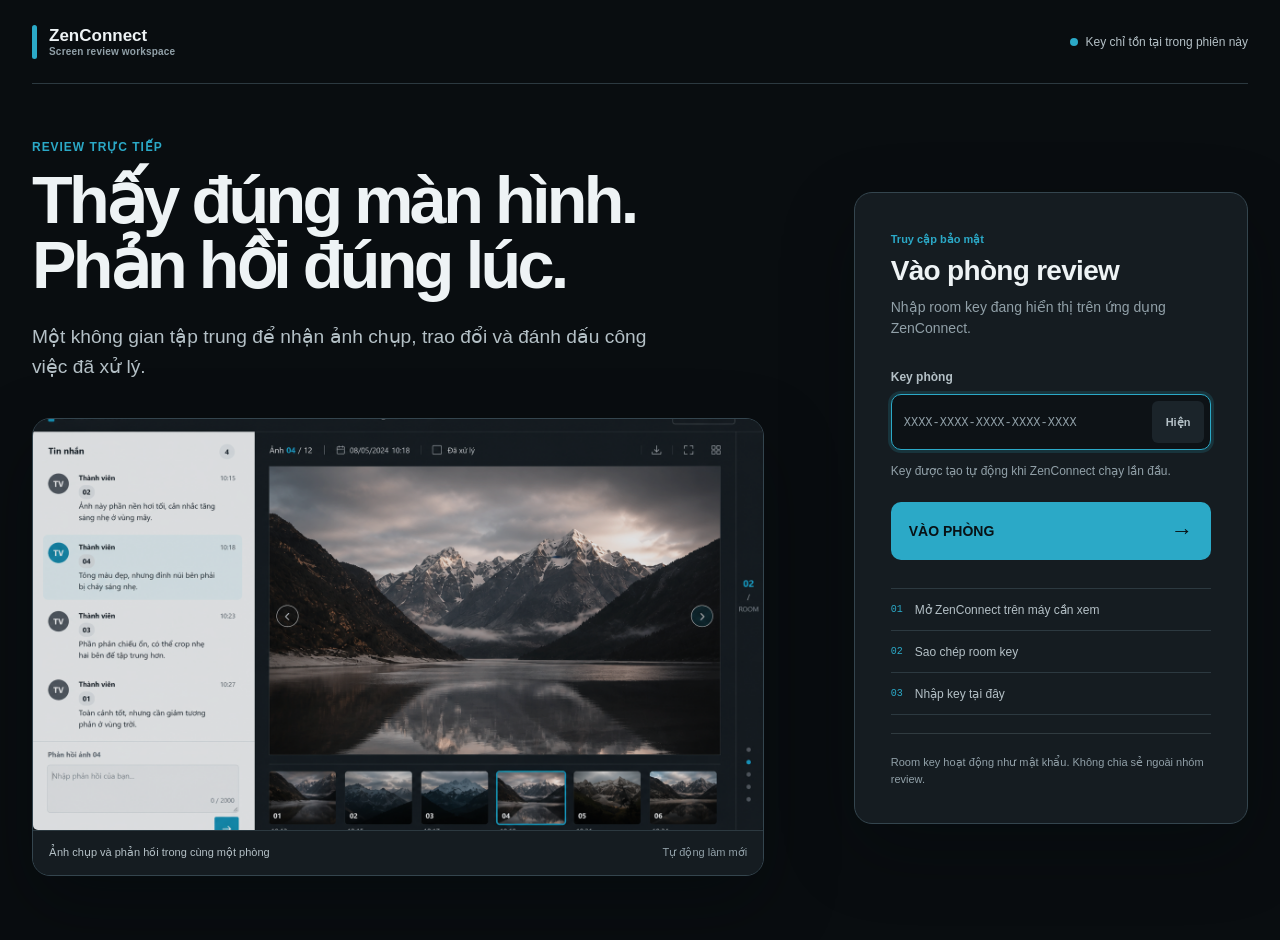
<file: src/ZenConnect/wwwroot/index.html>
<!doctype html>
<html lang="vi">
<head>
  <meta charset="utf-8">
  <meta name="viewport" content="width=device-width, initial-scale=1">
  <title>ZenConnect</title>
  <link rel="stylesheet" href="styles.css?v=8">
</head>
<body>
  <section id="entry-screen" class="entry-screen">
    <header class="entry-header">
      <div class="brand brand-light">
        <span class="brand-mark" aria-hidden="true"></span>
        <span class="brand-copy">
          <strong>ZenConnect</strong>
          <small>Screen review workspace</small>
        </span>
      </div>
      <div class="secure-state">
        <span class="secure-dot"></span>
        Key chỉ tồn tại trong phiên này
      </div>
    </header>

    <main class="entry-layout">
      <div class="entry-intro">
        <p class="entry-kicker">Review trực tiếp</p>
        <h1>Thấy đúng màn hình.<br>Phản hồi đúng lúc.</h1>
        <p class="entry-lead">Một không gian tập trung để nhận ảnh chụp, trao đổi và đánh dấu công việc đã xử lý.</p>
        <figure class="room-preview" aria-label="Xem trước giao diện phòng review">
          <div class="preview-frame">
            <img src="assets/room-preview.png" alt="Giao diện phòng ZenConnect với ảnh chụp và phản hồi">
          </div>
          <figcaption class="preview-caption">
            <span>Ảnh chụp và phản hồi trong cùng một phòng</span>
            <span>Tự động làm mới</span>
          </figcaption>
        </figure>
      </div>

      <div class="entry-console">
        <div class="console-heading">
          <span class="console-index">Truy cập bảo mật</span>
          <h2>Vào phòng review</h2>
          <p>Nhập room key đang hiển thị trên ứng dụng ZenConnect.</p>
        </div>

        <form id="connection-form" class="entry-form">
          <div class="key-control">
            <label for="access-key">Key phòng</label>
            <div class="password-field">
              <input id="access-key" type="password" inputmode="text" autocomplete="off" spellcheck="false" maxlength="24" placeholder="XXXX-XXXX-XXXX-XXXX-XXXX" aria-describedby="entry-status" required>
              <button id="toggle-key" type="button" aria-controls="access-key" aria-pressed="false" aria-label="Hiện key phòng" title="Hiện key phòng">Hiện</button>
            </div>
          </div>

          <p id="entry-status" class="entry-status" aria-live="polite">Key được tạo tự động khi ZenConnect chạy lần đầu.</p>
          <button id="connect-button" class="enter-button" type="submit">
            <span>Vào phòng</span>
            <span aria-hidden="true">&#8594;</span>
          </button>
        </form>

        <div class="entry-notes" aria-label="Hướng dẫn kết nối">
          <span>Mở ZenConnect trên máy cần xem</span>
          <span>Sao chép room key</span>
          <span>Nhập key tại đây</span>
        </div>
        <p class="privacy-note">Room key hoạt động như mật khẩu. Không chia sẻ ngoài nhóm review.</p>
      </div>
    </main>
  </section>

  <section id="room-screen" class="room-screen" hidden>
    <header class="room-header">
      <div class="brand brand-light">
        <span class="brand-mark" aria-hidden="true"></span>
        <span class="brand-copy">
          <strong>ZenConnect</strong>
          <small>Review workspace</small>
        </span>
      </div>

      <div class="room-identity">
        <strong id="room-session">PHÒNG</strong>
        <span class="room-connection">
          <span id="status-dot" class="status-dot connected"></span>
          <span id="status">Đã kết nối</span>
        </span>
      </div>

      <div class="room-actions">
        <button id="refresh-button" class="refresh-button" type="button">Làm mới</button>
        <button id="leave-button" class="leave-button" type="button">Rời phòng</button>
      </div>
    </header>

    <main class="workspace">
      <aside class="chat-panel">
        <div class="panel-heading">
          <div>
            <h2>Tin nhắn</h2>
            <p id="chat-context">Chưa chọn ảnh</p>
          </div>
          <span id="message-count" class="message-count">0</span>
        </div>

        <div id="chat-empty" class="empty-state">Chưa có tin nhắn trong phiên này.</div>
        <div id="message-list" class="message-list" aria-live="polite" aria-busy="false"></div>

        <form id="message-form" class="composer">
          <div class="composer-top">
            <div class="composer-mode-wrap">
              <label for="message-mode" class="sr-only">Kiểu gửi</label>
              <select id="message-mode" class="composer-mode-select">
                <option value="text">Phản hồi ảnh</option>
                <option value="choice">Đáp án nhiều câu</option>
              </select>
            </div>
            <div class="composer-meta">
              <label id="composer-title" for="message" class="sr-only">Phản hồi</label>
              <span id="character-count" class="character-count">0 / 2000</span>
            </div>
          </div>

          <textarea id="message" maxlength="2000" rows="3" placeholder="Nhập phản hồi..." required disabled></textarea>

          <div class="composer-footer">
            <span id="message-status" role="status" aria-live="polite"></span>
            <button id="send-button" type="submit" aria-label="Gửi tin nhắn" title="Gửi tin nhắn" disabled>
              <span>Gửi</span>
              <svg class="send-arrow" viewBox="0 0 24 24" width="14" height="14" fill="currentColor" aria-hidden="true">
                <path d="M2.01 21L23 12 2.01 3 2 10l15 2-15 2z"/>
              </svg>
            </button>
          </div>
        </form>
      </aside>

      <section class="viewer-panel">
        <div class="viewer-toolbar">
          <div class="image-meta">
            <strong id="sequence">Chưa có ảnh</strong>
            <time id="created-at"></time>
          </div>
          <div class="viewer-actions">
            <div class="collection-actions">
              <button id="export-button" type="button" title="Tải tất cả ảnh trong phòng thành một thư mục trong file ZIP" disabled>Xuất đề · ZIP</button>
              <button id="delete-all-button" class="danger-action" type="button" disabled>Xóa toàn bộ ảnh</button>
            </div>
            <div class="selection-actions">
            <label class="handled-control">
              <input id="handled" type="checkbox" disabled>
              <span>Đã xử lý</span>
            </label>
            <button id="delete-button" class="delete-button" type="button" aria-label="Xóa ảnh đang xem" title="Xóa ảnh đang xem" disabled>
              <svg viewBox="0 0 24 24" aria-hidden="true">
                <path d="M4 7h16M9 7V4h6v3m3 0-1 13H7L6 7m4 4v5m4-5v5" />
              </svg>
              <span id="delete-label">Xóa ảnh</span>
            </button>
            </div>
          </div>
        </div>

        <div id="image-stage" class="image-stage" aria-busy="false">
          <div id="review-empty" class="viewer-empty">
            <strong>Chưa có ảnh</strong>
            <span>Ảnh mới từ máy ZenConnect sẽ xuất hiện tại đây.</span>
          </div>
          <img id="selected-image" alt="Ảnh chụp màn hình đang được xem" hidden>
          <button id="previous-button" class="nav-button previous" type="button" aria-label="Ảnh trước" title="Ảnh trước" disabled>
            <span aria-hidden="true">&#8249;</span>
          </button>
          <button id="next-button" class="nav-button next" type="button" aria-label="Ảnh tiếp theo" title="Ảnh tiếp theo" disabled>
            <span aria-hidden="true">&#8250;</span>
          </button>
        </div>

        <div class="filmstrip-panel">
          <div class="filmstrip-heading">
            <div class="filmstrip-summary"><span>Ảnh trong phòng</span><strong id="image-count">0 / 0</strong></div>
          </div>
          <div id="thumbnail-list" class="thumbnail-list"></div>
        </div>
      </section>
    </main>


  </section>

  <script src="app.js?v=8"></script>
</body>
</html>
</file>
<file: src/ZenConnect/wwwroot/styles.css>
:root {
  color-scheme: light;
  font-family: Inter, "Segoe UI", Arial, sans-serif;
  color: #182227;
  background: #171d20;
  letter-spacing: 0;
  --ink: #171d20;
  --ink-deep: #111619;
  --ink-soft: #222b30;
  --paper: #f4f7f7;
  --white: #ffffff;
  --muted: #738087;
  --line: #d5dde0;
  --dark-line: #344047;
  --cyan: #16a6c8;
  --cyan-dark: #0d7f9b;
  --cyan-soft: #dff4f7;
  --green: #2ab56b;
  --red: #d65d52;
}

* { box-sizing: border-box; }

html, body { min-height: 100%; }

body {
  margin: 0;
  min-width: 720px;
  background: var(--ink);
}

body.room-active { height: 100%; overflow: hidden; }

[hidden] { display: none !important; }

button, input, textarea { font: inherit; }

button {
  border: 0;
  border-radius: 4px;
  cursor: pointer;
}

button:focus-visible,
input:focus-visible,
textarea:focus-visible {
  outline: 2px solid var(--cyan);
  outline-offset: 2px;
}

button:disabled { cursor: default; opacity: .42; }

.brand {
  display: flex;
  align-items: center;
  gap: 11px;
  font-size: 18px;
  font-weight: 750;
}

.brand-light { color: var(--paper); }

.brand-mark {
  width: 11px;
  height: 27px;
  flex: 0 0 auto;
  border-radius: 2px;
  background: var(--cyan);
}

.entry-screen {
  position: relative;
  min-height: 100vh;
  overflow: hidden;
  color: var(--paper);
  background-color: var(--ink-deep);
  background-image:
    linear-gradient(rgba(255, 255, 255, .025) 1px, transparent 1px),
    linear-gradient(90deg, rgba(255, 255, 255, .025) 1px, transparent 1px);
  background-size: 26px 26px;
}

.entry-header,
.room-header {
  height: 66px;
  padding: 0 30px;
  display: flex;
  align-items: center;
  justify-content: space-between;
  border-bottom: 1px solid rgba(255, 255, 255, .12);
}

.secure-state {
  display: flex;
  align-items: center;
  gap: 8px;
  color: #aeb9be;
  font-size: 12px;
}

.secure-dot,
.status-dot {
  width: 8px;
  height: 8px;
  flex: 0 0 auto;
  border-radius: 50%;
  background: var(--green);
}

.entry-layout {
  min-height: calc(100vh - 66px);
  padding: 54px clamp(32px, 5vw, 82px);
  display: grid;
  grid-template-columns: minmax(360px, .82fr) minmax(500px, 1.18fr);
  align-items: center;
  gap: clamp(40px, 6vw, 96px);
}

.entry-console {
  width: min(100%, 520px);
  justify-self: end;
}

.screen-index {
  margin: 0 0 23px;
  color: var(--cyan);
  font-size: 11px;
  font-weight: 800;
  letter-spacing: 1.4px;
}

.entry-console h1 {
  margin: 0;
  color: #fff;
  font-size: clamp(34px, 3.4vw, 50px);
  font-weight: 650;
  line-height: 1.08;
}

.entry-lead {
  margin: 14px 0 38px;
  color: #9eabb1;
  font-size: 16px;
}

.entry-form { display: grid; gap: 20px; }

.entry-form label {
  display: grid;
  gap: 8px;
}

.entry-form label > span:first-child {
  color: #b6c0c5;
  font-size: 11px;
  font-weight: 750;
  text-transform: uppercase;
}

.entry-form input {
  width: 100%;
  height: 54px;
  padding: 0 15px;
  border: 1px solid #536168;
  border-radius: 4px;
  background: rgba(13, 18, 20, .72);
  color: #fff;
}

.entry-form input::placeholder { color: #6f7c82; }
.entry-form input:focus { border-color: var(--cyan); }

.password-field {
  display: grid;
  grid-template-columns: minmax(0, 1fr) auto;
  align-items: center;
  min-width: 0;
}

.password-field input {
  min-width: 0;
}

.password-field button {
  border: 1px solid #536168;
  border-left: 0;
  border-radius: 0 4px 4px 0;
  background: rgba(13, 18, 20, .72);
  color: var(--cyan);
  font-size: 11px;
  font-weight: 750;
}

.password-field button:hover { background: #1f292e; }

.entry-status {
  min-height: 20px;
  margin: -2px 0 0;
  color: #8e9da4;
  font-size: 12px;
}

.entry-status.error { color: #ee8b82; }

.enter-button {
  height: 58px;
  padding: 0 18px 0 20px;
  display: flex;
  align-items: center;
  justify-content: space-between;
  background: var(--cyan);
  color: #fff;
  font-size: 14px;
  font-weight: 800;
  text-transform: uppercase;
}

.enter-button:hover { background: var(--cyan-dark); }
.enter-button span:last-child { font-size: 22px; }

.privacy-note {
  margin: 25px 0 0;
  padding-top: 20px;
  border-top: 1px solid #303b40;
  color: #77858c;
  font-size: 11px;
}

.room-preview {
  width: min(100%, 800px);
  justify-self: start;
}

.preview-frame {
  aspect-ratio: 16 / 9;
  overflow: hidden;
  border: 1px solid #4b585e;
  border-radius: 5px;
  background: #0c1113;
  box-shadow: 0 26px 54px rgba(0, 0, 0, .34);
}

.preview-frame img {
  width: 100%;
  height: 100%;
  display: block;
  object-fit: cover;
}

.preview-caption {
  margin-top: 12px;
  display: flex;
  justify-content: space-between;
  color: #708087;
  font-size: 11px;
}



.room-screen {
  position: relative;
  height: 100vh;
  overflow: hidden;
  background: var(--ink);
}

.room-header {
  height: 58px;
  display: grid;
  grid-template-columns: 1fr auto 1fr;
  background: var(--ink-deep);
}

.room-identity {
  display: flex;
  align-items: center;
  gap: 16px;
  color: #fff;
}

.room-identity strong { font-size: 13px; }

.room-connection {
  display: flex;
  align-items: center;
  gap: 7px;
  color: var(--green);
  font-size: 12px;
}

.status-dot.error { background: var(--red); }

.leave-button {
  justify-self: end;
  padding: 9px 14px;
  border: 1px solid #4b585e;
  background: transparent;
  color: #dbe2e5;
  font-size: 11px;
  font-weight: 750;
  text-transform: uppercase;
}

.leave-button:hover { border-color: #8d9ba2; background: #20292d; }

.workspace {
  height: calc(100vh - 58px);
  display: grid;
  grid-template-columns: minmax(310px, 380px) minmax(0, 1fr);
}

.chat-panel {
  min-width: 0;
  min-height: 0;
  display: grid;
  grid-template-rows: 66px minmax(0, 1fr) auto;
  background: var(--paper);
  border-right: 1px solid var(--line);
}

.panel-heading {
  padding: 13px 20px;
  display: flex;
  justify-content: space-between;
  align-items: center;
  border-bottom: 1px solid var(--line);
}

h2, p { margin: 0; }
h2 { font-size: 16px; font-weight: 750; }

.panel-heading p {
  margin-top: 3px;
  color: var(--muted);
  font-size: 11px;
}

.message-count {
  min-width: 27px;
  height: 27px;
  padding: 0 7px;
  display: grid;
  place-items: center;
  border-radius: 14px;
  background: #e4eaec;
  color: #536168;
  font-size: 11px;
  font-weight: 800;
}

.message-list {
  grid-row: 2;
  min-height: 0;
  padding: 15px 20px 24px;
  overflow: auto;
}

.empty-state {
  grid-row: 2;
  z-index: 1;
  align-self: center;
  padding: 24px;
  color: #849198;
  text-align: center;
  font-size: 12px;
}

.message-item {
  display: grid;
  grid-template-columns: 38px minmax(0, 1fr);
  gap: 10px;
  margin-bottom: 13px;
  padding: 10px;
  border-radius: 5px;
  cursor: pointer;
}

.message-item:hover { background: #eaf0f2; }
.message-item.active { background: var(--cyan-soft); }

.message-badge {
  width: 38px;
  height: 38px;
  display: grid;
  place-items: center;
  border-radius: 50%;
  background: #5d6870;
  color: #fff;
  font-size: 11px;
  font-weight: 800;
}

.message-item.active .message-badge { background: var(--cyan); }
.message-copy { min-width: 0; }

.message-meta {
  margin-bottom: 5px;
  display: flex;
  justify-content: space-between;
  gap: 10px;
  color: var(--muted);
  font-size: 10px;
}

.message-author { color: #364248; font-weight: 750; }

.message-bubble {
  color: #263238;
  font-size: 12px;
  line-height: 1.5;
  overflow-wrap: anywhere;
  white-space: pre-wrap;
}




.viewer-panel {
  min-width: 0;
  min-height: 0;
  display: grid;
  grid-template-rows: 56px minmax(0, 1fr) 132px;
  background: var(--ink-soft);
}

.viewer-toolbar {
  padding: 0 20px;
  display: flex;
  align-items: center;
  justify-content: space-between;
  gap: 16px;
  color: #dfe5e7;
  background: var(--ink-deep);
  border-bottom: 1px solid var(--dark-line);
}

.image-meta {
  min-width: 0;
  display: flex;
  align-items: baseline;
  gap: 15px;
}

.image-meta strong { font-size: 13px; }
.image-meta time { color: #88979e; font-size: 11px; }

.handled-control {
  display: flex;
  align-items: center;
  gap: 8px;
  font-size: 11px;
  font-weight: 650;
}

.handled-control input { width: 17px; height: 17px; accent-color: var(--cyan); }

.image-stage {
  position: relative;
  min-width: 0;
  min-height: 0;
  padding: 22px 58px;
  display: grid;
  place-items: center;
  overflow: hidden;
  background: var(--ink);
}

.image-stage img {
  max-width: 100%;
  max-height: 100%;
  object-fit: contain;
  background: #fff;
  box-shadow: 0 14px 34px rgba(0, 0, 0, .28);
}

.viewer-empty { color: #9cabb1; font-size: 12px; }

.nav-button {
  position: absolute;
  z-index: 2;
  top: 50%;
  width: 42px;
  height: 42px;
  display: grid;
  place-items: center;
  transform: translateY(-50%);
  border: 1px solid rgba(255, 255, 255, .65);
  border-radius: 50%;
  background: rgba(17, 22, 25, .78);
  color: #fff;
  font-size: 34px;
  line-height: 1;
}

.nav-button:hover { background: var(--cyan-dark); }
.nav-button.previous { left: 14px; }
.nav-button.next { right: 14px; }

.filmstrip-panel {
  min-width: 0;
  padding: 9px 14px 12px;
  background: #20292d;
  border-top: 1px solid var(--dark-line);
}

.filmstrip-heading {
  height: 22px;
  display: flex;
  justify-content: space-between;
  color: #a5b1b7;
  font-size: 10px;
}

.filmstrip-heading strong { color: #fff; }

.thumbnail-list {
  height: 86px;
  display: flex;
  gap: 10px;
  overflow-x: auto;
  overflow-y: hidden;
  scrollbar-width: thin;
  scrollbar-color: #59666c transparent;
}

.thumbnail-button {
  position: relative;
  flex: 0 0 128px;
  height: 80px;
  padding: 0;
  overflow: hidden;
  border: 2px solid transparent;
  background: #151b1e;
}

.thumbnail-button:hover { border-color: #8ba0a9; }
.thumbnail-button.active { border-color: var(--cyan); }

.thumbnail-button img {
  width: 100%;
  height: 100%;
  object-fit: cover;
  opacity: .82;
}

.thumbnail-button.active img { opacity: 1; }

.thumbnail-label {
  position: absolute;
  right: 0;
  bottom: 0;
  left: 0;
  padding: 4px 6px;
  display: flex;
  justify-content: space-between;
  background: rgba(11, 15, 17, .84);
  color: #fff;
  font-size: 9px;
}

.thumbnail-button.active .thumbnail-label { background: rgba(13, 127, 155, .94); }

@media (max-width: 1050px) {
  .entry-layout {
    grid-template-columns: minmax(320px, .9fr) minmax(420px, 1.1fr);
    gap: 36px;
    padding-right: 36px;
    padding-left: 36px;
  }

  .workspace { grid-template-columns: minmax(290px, 340px) minmax(0, 1fr); }
}

@media (max-width: 780px) {
  body { min-width: 0; overflow: auto; }
  body.room-active { height: auto; overflow: auto; }
  .entry-screen, .room-screen { padding-right: 0; }
  .entry-rail, .room-rail { display: none; }
  .entry-header, .room-header { padding-right: 16px; padding-left: 16px; }
  .entry-layout { grid-template-columns: 1fr; padding: 44px 20px; }
  .entry-console { justify-self: center; }
  .room-preview { justify-self: center; }
  .preview-caption { display: none; }
  .room-screen { height: auto; overflow: visible; }
  .room-header { grid-template-columns: 1fr auto; }
  .room-identity { grid-row: 2; grid-column: 1 / -1; justify-content: center; }
  .room-header { height: 92px; padding-top: 10px; padding-bottom: 10px; }
  .workspace { height: auto; grid-template-columns: 1fr; }
  .viewer-panel { min-height: 68vh; grid-row: 1; }
  .chat-panel { min-height: 62vh; grid-row: 2; }
}

/* ZenConnect control-room redesign. Native CSS, no external design-system runtime. */
:root {
  color-scheme: dark;
  font-family: "Segoe UI Variable", "Segoe UI", Arial, sans-serif;
  color: #eef3f5;
  background: #0d1216;
  --ink: #0d1216;
  --ink-deep: #090d10;
  --ink-soft: #151c21;
  --surface: #151c21;
  --surface-raised: #1b242a;
  --surface-hover: #222e35;
  --paper: #eef3f5;
  --white: #f7fafb;
  --muted: #91a0a8;
  --muted-strong: #b4c0c6;
  --line: #2c3940;
  --dark-line: #34454e;
  --cyan: #2ba9c7;
  --cyan-dark: #238aa3;
  --cyan-soft: #18333b;
  --green: #48b985;
  --red: #ec7063;
  --radius-panel: 18px;
  --radius-control: 10px;
}

html,
body {
  min-height: 100%;
  background: var(--ink);
  overflow-x: hidden;
}

body {
  min-width: 0;
  color: var(--paper);
  text-rendering: optimizeLegibility;
}

body.room-active {
  height: 100%;
  overflow: hidden;
}

button,
input,
textarea {
  border-radius: var(--radius-control);
}

button {
  color: var(--paper);
  transition: transform 160ms ease, background-color 160ms ease, border-color 160ms ease, opacity 160ms ease;
}

button:not(:disabled):active {
  transform: translateY(1px);
}

button:focus-visible,
input:focus-visible,
textarea:focus-visible,
[tabindex]:focus-visible {
  outline: 2px solid var(--cyan);
  outline-offset: 3px;
}

.brand {
  gap: 12px;
  font-size: 17px;
}

.brand-mark {
  width: 5px;
  height: 34px;
  border-radius: 3px;
  background: var(--cyan);
}

.brand-copy {
  display: grid;
  gap: 1px;
}

.brand-copy strong {
  color: var(--paper);
  font-size: 17px;
  line-height: 1.15;
}

.brand-copy small {
  color: var(--muted);
  font-size: 10px;
  font-weight: 600;
  letter-spacing: .02em;
}

.entry-screen {
  min-height: 100dvh;
  overflow: auto;
  color: var(--paper);
  background: var(--ink-deep);
}

.entry-header {
  width: min(1400px, calc(100% - 64px));
  height: 84px;
  margin: 0 auto;
  padding: 0;
  display: flex;
  align-items: center;
  justify-content: space-between;
  border-bottom: 1px solid var(--line);
}

.secure-state,
.room-connection {
  color: var(--muted-strong);
  font-size: 12px;
}

.secure-dot,
.status-dot {
  width: 8px;
  height: 8px;
  background: var(--cyan);
  box-shadow: none;
}

.entry-layout {
  width: min(1400px, calc(100% - 64px));
  min-height: calc(100dvh - 84px);
  margin: 0 auto;
  padding: 56px 0 64px;
  display: grid;
  grid-template-columns: minmax(0, 1.3fr) minmax(360px, .7fr);
  align-items: center;
  gap: clamp(48px, 7vw, 112px);
}

.entry-intro {
  min-width: 0;
}

.entry-kicker {
  margin: 0 0 14px;
  color: var(--cyan);
  font-size: 12px;
  font-weight: 750;
  letter-spacing: .08em;
  text-transform: uppercase;
}

.entry-intro h1 {
  max-width: 760px;
  margin: 0;
  color: var(--paper);
  font-size: clamp(42px, 5.2vw, 76px);
  font-weight: 720;
  letter-spacing: -.055em;
  line-height: .98;
}

.entry-intro .entry-lead {
  max-width: 620px;
  margin: 24px 0 0;
  color: var(--muted-strong);
  font-size: clamp(16px, 1.5vw, 20px);
  line-height: 1.55;
}

.room-preview {
  width: min(820px, 100%);
  margin: 36px 0 0;
  padding: 0;
  justify-self: start;
  overflow: hidden;
  border: 1px solid var(--dark-line);
  border-radius: var(--radius-panel);
  background: var(--surface);
  box-shadow: 0 28px 70px rgba(3, 9, 12, .35);
}

.preview-frame {
  padding: 0;
  border: 0;
  background: var(--surface);
}

.preview-frame img {
  display: block;
  width: 100%;
  aspect-ratio: 16 / 9;
  object-fit: cover;
  object-position: center;
  opacity: .88;
}

.preview-caption {
  min-height: 45px;
  margin-top: 0;
  padding: 0 16px;
  display: flex;
  align-items: center;
  justify-content: space-between;
  gap: 16px;
  border-top: 1px solid var(--line);
  background: var(--surface);
  color: var(--muted);
  font-size: 11px;
}

.preview-caption span:first-child {
  color: var(--muted-strong);
}

.entry-console {
  width: 100%;
  max-width: 480px;
  padding: 36px;
  align-self: center;
  justify-self: end;
  border: 1px solid var(--dark-line);
  border-radius: var(--radius-panel);
  background: var(--surface);
  box-shadow: 0 26px 72px rgba(3, 9, 12, .32);
}

.console-heading {
  margin-bottom: 30px;
}

.console-index {
  color: var(--cyan);
  font-size: 11px;
  font-weight: 750;
}

.console-heading h2 {
  margin: 8px 0 10px;
  color: var(--paper);
  font-size: 28px;
  letter-spacing: -.025em;
}

.console-heading p {
  max-width: 38ch;
  color: var(--muted);
  font-size: 14px;
  line-height: 1.55;
}

.entry-form {
  gap: 16px;
}

.entry-form label > span:first-child {
  color: var(--muted-strong);
  font-size: 12px;
  letter-spacing: 0;
}

.entry-form input {
  height: 54px;
  padding: 0 12px;
  border: 0;
  background: transparent;
  color: var(--paper);
  font-family: Consolas, "SFMono-Regular", monospace;
  font-size: 14px;
  letter-spacing: 0;
}

.entry-form input::placeholder {
  color: var(--muted);
  font-size: 12px;
}

.key-control {
  display: grid;
  gap: 10px;
  min-width: 0;
}

.key-control > label {
  color: var(--muted-strong);
  font-size: 12px;
  font-weight: 750;
}

.password-field {
  padding-right: 6px;
  border: 1px solid var(--line);
  border-radius: var(--radius-control);
  background: var(--ink);
  transition: border-color .15s, box-shadow .15s;
}

.password-field:focus-within {
  border-color: var(--cyan);
  box-shadow: 0 0 0 3px rgb(40 171 197 / 16%);
}

.password-field input:focus-visible {
  outline: none;
}

.password-field input::-ms-reveal {
  display: none;
}

.password-field button {
  min-width: 52px;
  min-height: 42px;
  padding: 0 10px;
  border: 0;
  border-radius: 6px;
  background: var(--surface-raised);
  color: var(--muted-strong);
}

.password-field button:hover {
  border-color: var(--cyan-dark);
  background: var(--surface-hover);
}

.entry-status {
  min-height: 22px;
  color: var(--muted);
  font-size: 12px;
}

.entry-status.error {
  color: var(--red);
}

.enter-button {
  min-height: 52px;
  padding: 0 18px;
  border-radius: var(--radius-control);
  background: var(--cyan);
  color: #081216;
  font-size: 14px;
  font-weight: 800;
}

.enter-button:hover {
  background: #39b6d3;
}

.entry-notes {
  margin-top: 28px;
  display: grid;
  gap: 0;
  counter-reset: entry-note;
  border-top: 1px solid var(--line);
}

.entry-notes span {
  min-height: 42px;
  display: flex;
  align-items: center;
  gap: 12px;
  border-bottom: 1px solid var(--line);
  color: var(--muted-strong);
  font-size: 12px;
  counter-increment: entry-note;
}

.entry-notes span::before {
  content: counter(entry-note, decimal-leading-zero);
  color: var(--cyan);
  font-family: Consolas, monospace;
  font-size: 10px;
}

.privacy-note {
  margin-top: 18px;
  color: var(--muted);
  font-size: 11px;
  line-height: 1.5;
}

.room-screen {
  height: 100dvh;
  min-height: 640px;
  overflow: hidden;
  background: var(--ink);
  color: var(--paper);
}

.room-header {
  height: 76px;
  padding: 0 24px;
  display: grid;
  grid-template-columns: 1fr auto 1fr;
  align-items: center;
  border-bottom: 1px solid var(--line);
  background: var(--ink-deep);
}

.room-identity {
  gap: 14px;
}

.room-identity strong {
  color: var(--paper);
  font-family: Consolas, monospace;
  font-size: 12px;
  letter-spacing: .025em;
}

.room-connection {
  gap: 7px;
}

.status-dot.error {
  background: var(--red);
}

.room-actions {
  justify-self: end;
  display: flex;
  gap: 8px;
}

.refresh-button,
.leave-button {
  min-height: 38px;
  padding: 0 16px;
  border: 1px solid var(--line);
  background: var(--surface);
  color: var(--muted-strong);
  font-size: 12px;
  font-weight: 700;
  text-transform: none;
}

.refresh-button:hover,
.leave-button:hover {
  border-color: var(--cyan-dark);
  background: var(--surface-hover);
  color: var(--paper);
}

.workspace {
  height: calc(100dvh - 76px);
  min-height: 564px;
  display: grid;
  grid-template-columns: minmax(310px, 360px) minmax(0, 1fr);
  background: var(--ink);
}

.chat-panel {
  min-width: 0;
  padding: 22px;
  display: grid;
  grid-template-rows: auto minmax(0, 1fr) auto;
  border-right: 1px solid var(--line);
  background: var(--surface);
}

.panel-heading {
  min-height: 56px;
  padding: 0 2px 18px;
  border-bottom: 1px solid var(--line);
}

h2 {
  color: var(--paper);
  font-size: 17px;
  letter-spacing: -.015em;
}

.panel-heading p {
  margin-top: 4px;
  color: var(--muted);
  font-size: 11px;
}

.message-count {
  min-width: 30px;
  height: 26px;
  border: 1px solid var(--line);
  background: var(--surface-raised);
  color: var(--muted-strong);
}

.message-list {
  min-height: 0;
  padding: 12px 0;
  overflow: auto;
  scrollbar-color: var(--dark-line) transparent;
}

.empty-state {
  margin: 22px 0;
  padding: 16px;
  border: 1px dashed var(--dark-line);
  border-radius: var(--radius-control);
  color: var(--muted);
  font-size: 12px;
  line-height: 1.5;
}

.message-item {
  gap: 12px;
  margin: 0 0 6px;
  padding: 12px 10px;
  border: 1px solid transparent;
  border-radius: var(--radius-control);
  background: transparent;
}

.message-item:hover {
  border-color: var(--line);
  background: var(--surface-raised);
}

.message-item.active {
  border-color: #285a67;
  background: var(--cyan-soft);
}

.message-badge {
  width: 30px;
  height: 30px;
  background: var(--surface-hover);
  color: var(--muted-strong);
  font-family: Consolas, monospace;
}

.message-item.active .message-badge {
  background: var(--cyan);
  color: #081216;
}

.message-item.answer-message {
  border-color: rgba(43, 169, 199, .28);
  background: rgba(43, 169, 199, .08);
}

.message-item.answer-message .message-badge {
  background: rgba(43, 169, 199, .18);
  color: #7fd9ec;
}

.message-author {
  color: var(--muted-strong);
}

.message-meta time {
  color: var(--muted);
}

.message-meta-actions {
  flex: 0 0 auto;
  display: flex;
  align-items: center;
  gap: 8px;
}

.message-meta-actions time {
  white-space: nowrap;
}

.message-delete-button {
  min-height: 24px;
  padding: 2px 7px;
  border: 1px solid rgba(236, 112, 99, .36);
  background: transparent;
  color: #d9857e;
  font-size: 10px;
  font-weight: 750;
  line-height: 1;
}

.message-delete-button:hover:not(:disabled) {
  border-color: var(--red);
  background: rgba(236, 112, 99, .12);
  color: #ffaaa2;
}

.message-bubble {
  color: var(--paper);
  font-size: 13px;
  line-height: 1.5;
}

.composer {
  grid-row: 3;
  padding: 10px 14px 12px;
  border-top: 1px solid var(--line);
  background: var(--surface);
  display: flex;
  flex-direction: column;
  gap: 8px;
}

.composer-top {
  display: flex;
  align-items: center;
  justify-content: space-between;
  gap: 10px;
}

.composer-mode-wrap {
  display: flex;
  align-items: center;
}

.composer-mode-select {
  height: 30px;
  padding: 0 10px;
  border-radius: 8px;
  border: 1px solid var(--line);
  background: var(--surface-raised);
  color: var(--paper);
  font-size: 12px;
  font-weight: 650;
  cursor: pointer;
  color-scheme: dark;
  transition: border-color 140ms ease, background-color 140ms ease;
}

.composer-mode-select:hover:not(:disabled) {
  border-color: #415560;
  background: var(--surface-hover);
}

.composer-mode-select:focus-visible {
  outline: 2px solid var(--cyan);
  outline-offset: 2px;
}

.composer-meta {
  display: flex;
  align-items: center;
}

.character-count {
  color: var(--muted);
  font-size: 11px;
  font-family: Consolas, monospace;
}

.composer textarea {
  width: 100%;
  min-height: 74px;
  max-height: 160px;
  padding: 10px 12px;
  border: 1px solid var(--line);
  border-radius: 10px;
  background: var(--ink);
  color: var(--paper);
  font-size: 13px;
  line-height: 1.45;
  resize: vertical;
  box-sizing: border-box;
  transition: border-color 160ms ease, box-shadow 160ms ease;
}

.composer textarea:focus {
  outline: none;
  border-color: var(--cyan);
  box-shadow: 0 0 0 1px var(--cyan);
}

.composer textarea::placeholder {
  color: #55666f;
  font-size: 12.5px;
}

.composer-footer {
  display: flex;
  align-items: center;
  justify-content: space-between;
  gap: 10px;
  min-height: 34px;
}

#message-status {
  color: var(--muted);
  font-size: 11px;
  flex: 1;
  min-width: 0;
  overflow: hidden;
  text-overflow: ellipsis;
  white-space: nowrap;
}

#message-status.error {
  color: var(--red);
  font-weight: 600;
}

#send-button {
  height: 32px;
  min-width: 68px;
  padding: 0 14px;
  display: inline-flex;
  align-items: center;
  justify-content: center;
  gap: 6px;
  border: none;
  border-radius: 8px;
  background: var(--cyan);
  color: #071317;
  font-size: 12.5px;
  font-weight: 750;
  white-space: nowrap;
  cursor: pointer;
  transition: background-color 140ms ease, transform 140ms ease, box-shadow 140ms ease;
  box-shadow: 0 1px 4px rgba(43, 169, 199, 0.3);
}

#send-button svg {
  flex-shrink: 0;
  transition: transform 140ms ease;
}

#send-button:hover:not(:disabled) {
  background: #39bee0;
  transform: translateY(-1px);
  box-shadow: 0 3px 8px rgba(43, 169, 199, 0.4);
}

#send-button:hover:not(:disabled) svg {
  transform: translateX(2px);
}

#send-button:active:not(:disabled) {
  transform: translateY(0);
}

#send-button:disabled {
  opacity: 0.35;
  cursor: not-allowed;
  transform: none;
  box-shadow: none;
}

.sr-only {
  position: absolute;
  width: 1px;
  height: 1px;
  padding: 0;
  margin: -1px;
  overflow: hidden;
  clip: rect(0, 0, 0, 0);
  white-space: nowrap;
  border: 0;
}

.filmstrip-summary, .collection-actions, .selection-actions { display: flex; align-items: center; gap: 12px; }
.filmstrip-heading { height: auto; min-height: 36px; align-items: center; flex-wrap: wrap; gap: 10px; }
.collection-actions { gap: 8px; }
.collection-actions button {
  min-height: 36px;
  padding: 0 12px;
  border: 1px solid var(--line);
  border-radius: var(--radius-control);
  background: var(--surface);
  color: var(--muted-strong);
  font-size: 12px;
  font-weight: 650;
  white-space: nowrap;
}
.collection-actions button:hover:not(:disabled) { border-color: var(--cyan); color: var(--paper); }
.collection-actions .danger-action:hover:not(:disabled) { border-color: var(--red); color: var(--red); }

.viewer-panel {
  min-width: 0;
  display: grid;
  grid-template-rows: 62px minmax(0, 1fr) auto;
  background: var(--ink);
}

.viewer-toolbar {
  min-width: 0;
  padding: 0 24px;
  border-bottom: 1px solid var(--line);
  background: var(--ink);
}

.image-meta strong {
  color: var(--paper);
  font-family: Consolas, monospace;
  font-size: 13px;
}

.image-meta time {
  color: var(--muted);
}

.handled-control {
  color: var(--muted-strong);
}

.handled-control input {
  accent-color: var(--cyan);
}

.viewer-actions {
  flex: 0 0 auto;
  display: flex;
  align-items: center;
  gap: 14px;
}

.selection-actions {
  gap: 14px;
}

.delete-button {
  min-height: 34px;
  padding: 0 11px;
  display: inline-flex;
  align-items: center;
  justify-content: center;
  gap: 7px;
  border: 1px solid rgba(236, 112, 99, .46);
  background: transparent;
  color: #ee8b82;
  font-size: 11px;
  font-weight: 750;
}

.delete-button svg {
  width: 15px;
  height: 15px;
  fill: none;
  stroke: currentColor;
  stroke-linecap: round;
  stroke-linejoin: round;
  stroke-width: 1.8;
}

.delete-button:hover:not(:disabled) {
  border-color: var(--red);
  background: rgba(236, 112, 99, .12);
  color: #ffaaa2;
}

.delete-button.is-loading svg {
  animation: delete-pulse .8s ease-in-out infinite alternate;
}

@keyframes delete-pulse {
  to { opacity: .35; }
}

.image-stage {
  min-height: 0;
  margin: 18px 22px;
  padding: 18px;
  overflow: hidden;
  border: 1px solid var(--line);
  border-radius: var(--radius-panel);
  background: var(--ink-deep);
}

.image-stage img {
  width: 100%;
  height: 100%;
  max-width: 100%;
  max-height: 100%;
  object-fit: contain;
  background: transparent;
  box-shadow: none;
}

.viewer-empty {
  display: grid;
  justify-items: center;
  gap: 8px;
  max-width: 340px;
  color: var(--muted);
  text-align: center;
  line-height: 1.5;
}

.viewer-empty strong {
  color: var(--muted-strong);
  font-size: 16px;
}

.viewer-empty span {
  font-size: 12px;
}

.nav-button {
  width: 42px;
  height: 54px;
  border: 1px solid var(--dark-line);
  border-radius: var(--radius-control);
  background: rgba(21, 28, 33, .9);
  color: var(--paper);
}

.nav-button:hover {
  border-color: var(--cyan);
  background: var(--surface-hover);
}

.filmstrip-panel {
  min-width: 0;
  padding: 12px 22px 14px;
  border-top: 1px solid var(--line);
  background: var(--surface);
}

.filmstrip-heading {
  margin-bottom: 9px;
  color: var(--muted);
}

.filmstrip-heading strong {
  color: var(--muted-strong);
  font-family: Consolas, monospace;
}

.thumbnail-list {
  height: 82px;
  gap: 10px;
}

.thumbnail-button {
  flex-basis: 132px;
  height: 80px;
  border: 1px solid var(--line);
  border-radius: var(--radius-control);
  background: var(--ink-deep);
}

.thumbnail-button:hover {
  border-color: var(--muted);
}

.thumbnail-button.active {
  border-color: var(--cyan);
  box-shadow: inset 0 0 0 1px var(--cyan);
}

.thumbnail-label,
.thumbnail-button.active .thumbnail-label {
  padding: 5px 7px;
  background: rgba(9, 13, 16, .88);
  color: var(--paper);
}

.thumbnail-label strong {
  color: var(--cyan);
}

.room-screen.is-loading .image-stage,
.room-screen.is-loading .message-list {
  opacity: .62;
}

.room-screen.is-loading .refresh-button {
  opacity: .6;
}

@media (max-width: 1050px) {
  .entry-layout {
    grid-template-columns: minmax(0, 1.05fr) minmax(360px, .95fr);
    gap: 42px;
  }

  .entry-intro h1 {
    font-size: clamp(40px, 5vw, 58px);
  }

  .workspace {
    grid-template-columns: minmax(280px, 320px) minmax(0, 1fr);
  }
}

@media (max-width: 820px) {
  body,
  body.room-active {
    height: auto;
    overflow: auto;
  }

  .entry-header {
    width: calc(100% - 32px);
    max-width: 720px;
  }

  .entry-layout {
    width: calc(100% - 32px);
    max-width: 720px;
    min-height: 0;
    padding: 42px 0 56px;
    grid-template-columns: 1fr;
    gap: 40px;
  }

  .entry-console {
    max-width: none;
    justify-self: stretch;
  }

  .room-preview {
    width: 100%;
  }

  .room-screen {
    height: auto;
    min-height: 100dvh;
    overflow: visible;
  }

  .room-header {
    height: auto;
    min-height: 112px;
    padding: 14px 16px;
    grid-template-columns: 1fr auto;
    gap: 12px;
  }

  .room-identity {
    grid-column: 1 / -1;
    grid-row: 2;
    justify-content: flex-start;
  }

  .workspace {
    height: auto;
    min-height: 0;
    grid-template-columns: 1fr;
  }

  .viewer-panel {
    min-height: 68dvh;
    grid-row: 1;
    grid-template-rows: auto minmax(360px, 1fr) auto;
  }

  .chat-panel {
    min-height: 560px;
    grid-row: 2;
    border-top: 1px solid var(--line);
    border-right: 0;
  }
}

@media (max-width: 560px) {
  .entry-header {
    height: 76px;
  }

  .secure-state {
    display: none;
  }

  .entry-layout {
    padding-top: 32px;
  }

  .entry-intro h1 {
    max-width: 100%;
    font-size: 38px;
    line-height: 1.02;
  }

  .entry-intro .entry-lead {
    margin-top: 18px;
    font-size: 16px;
  }

  .room-preview {
    display: none;
  }

  .entry-console {
    padding: 24px;
  }

  .room-header .brand-copy small,
  .refresh-button {
    display: none;
  }

  .room-actions {
    gap: 0;
  }

  .viewer-toolbar {
    min-height: 104px;
    padding: 10px 14px;
    align-content: center;
    flex-wrap: wrap;
    gap: 8px;
  }

  .viewer-toolbar .image-meta,
  .viewer-actions {
    width: 100%;
  }

  .viewer-actions {
    justify-content: space-between;
    flex-wrap: wrap;
    gap: 8px;
  }

  .handled-control span {
    font-size: 11px;
  }

  .viewer-actions {
    gap: 8px;
  }

  .delete-button {
    width: 34px;
    padding: 0;
  }

  .delete-button span {
    display: none;
  }

  .image-stage {
    margin: 12px;
    border-radius: var(--radius-control);
  }

  .filmstrip-panel {
    padding-right: 12px;
    padding-left: 12px;
  }

  .chat-panel {
    padding: 18px 14px;
  }
}

@media (prefers-reduced-motion: reduce) {
  *,
  *::before,
  *::after {
    scroll-behavior: auto !important;
    transition-duration: .01ms !important;
  }
}
</file>
